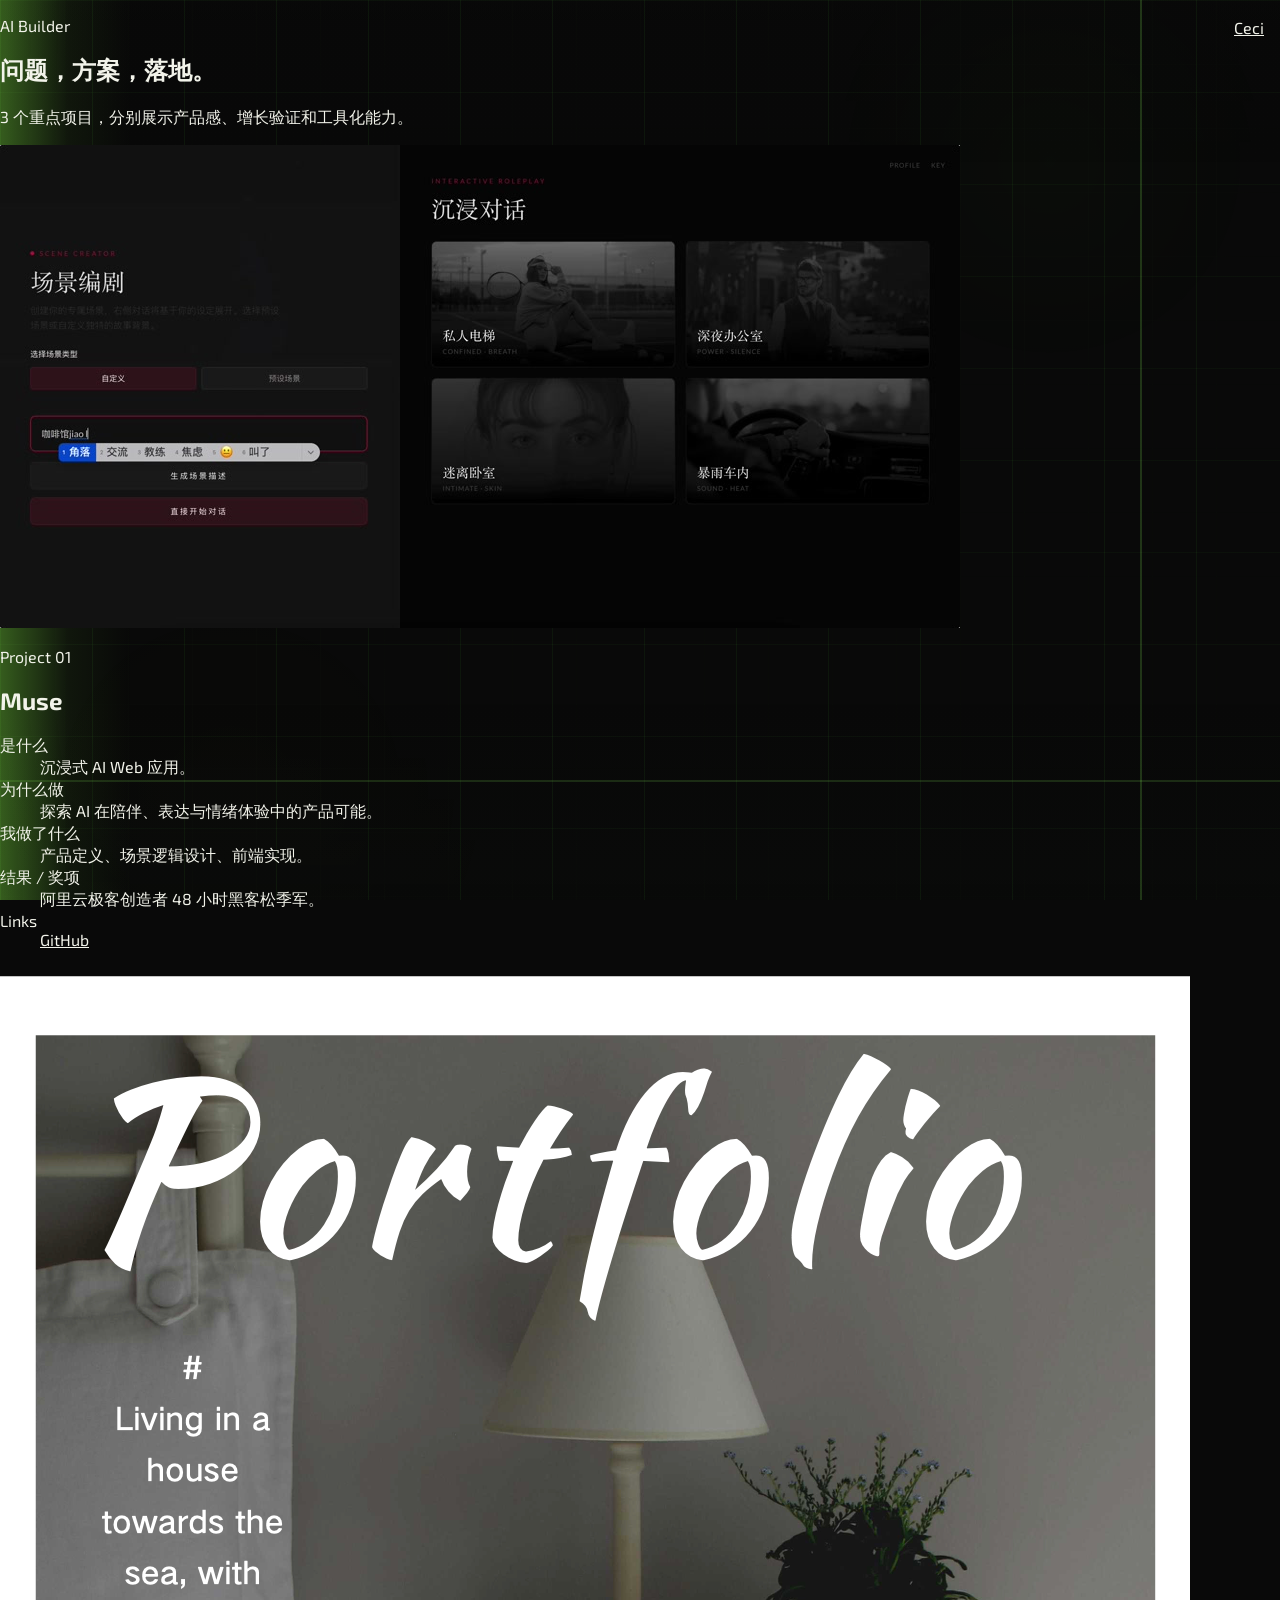
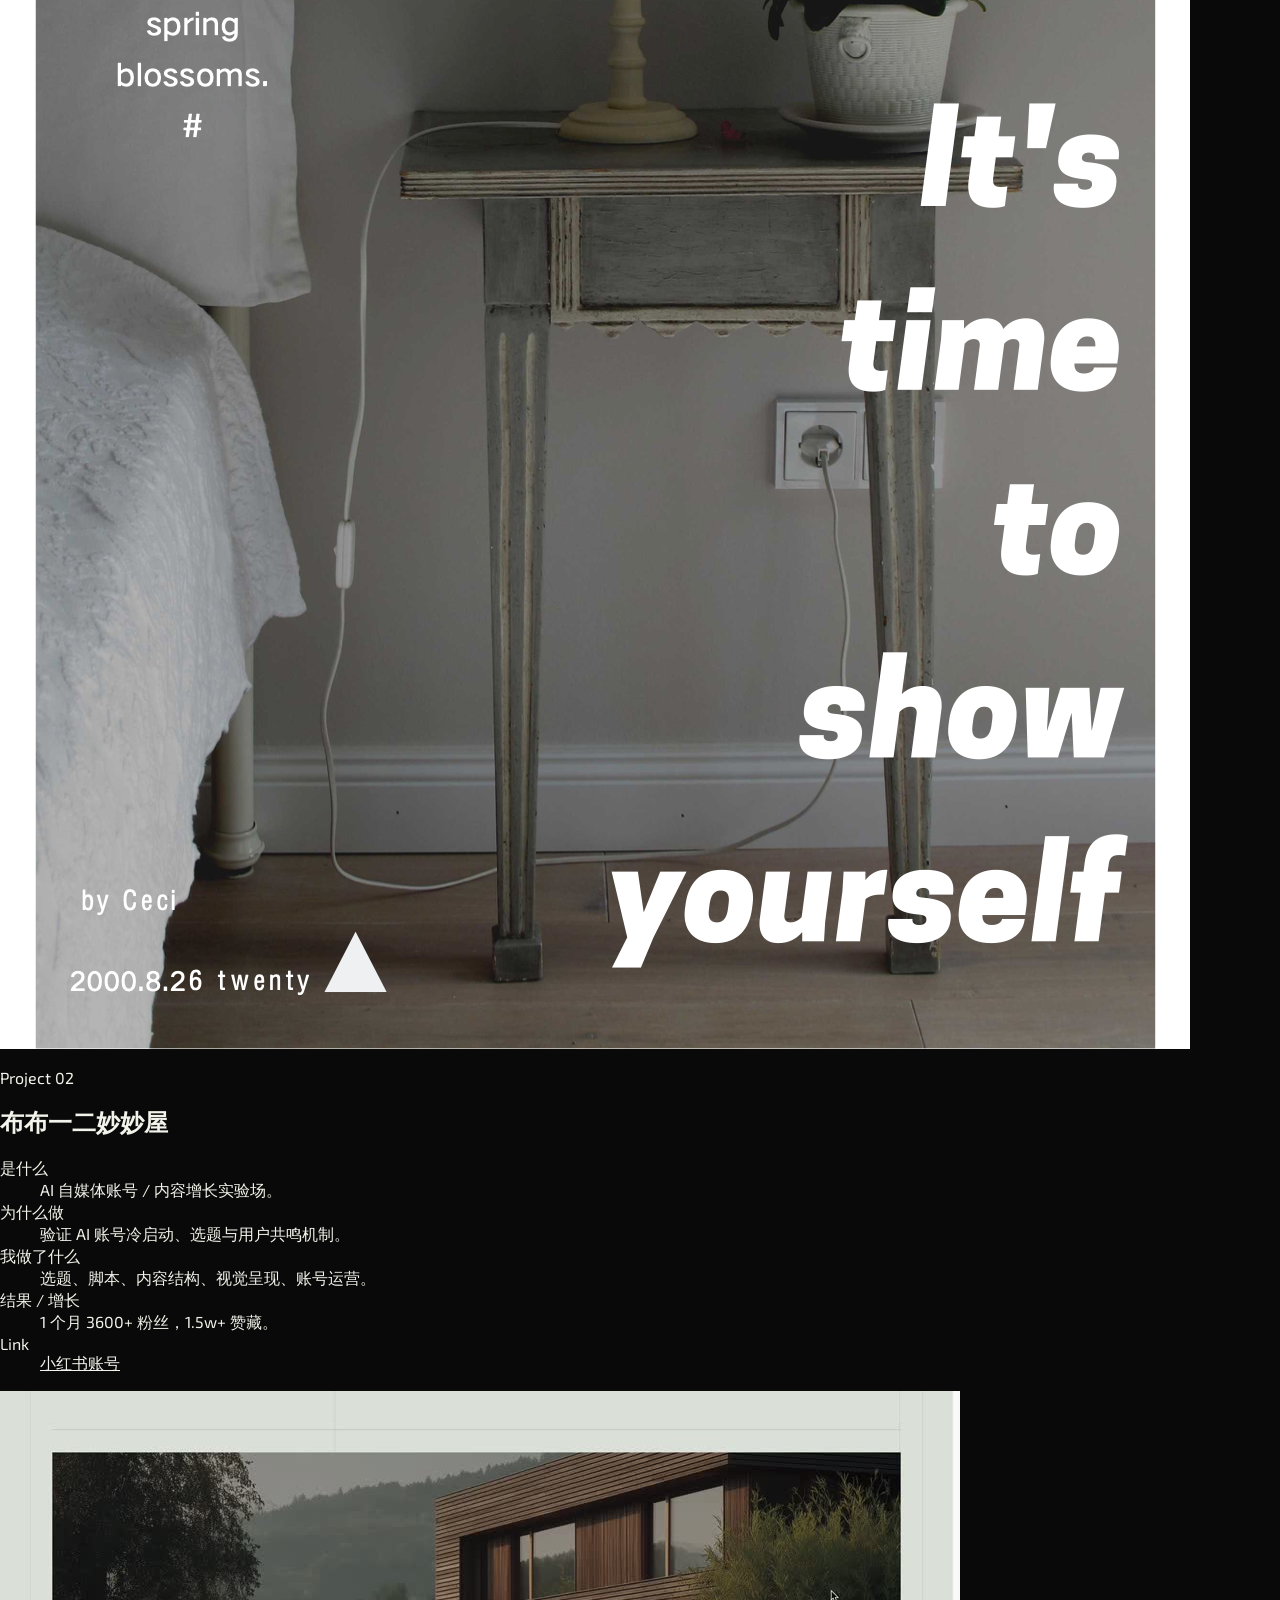
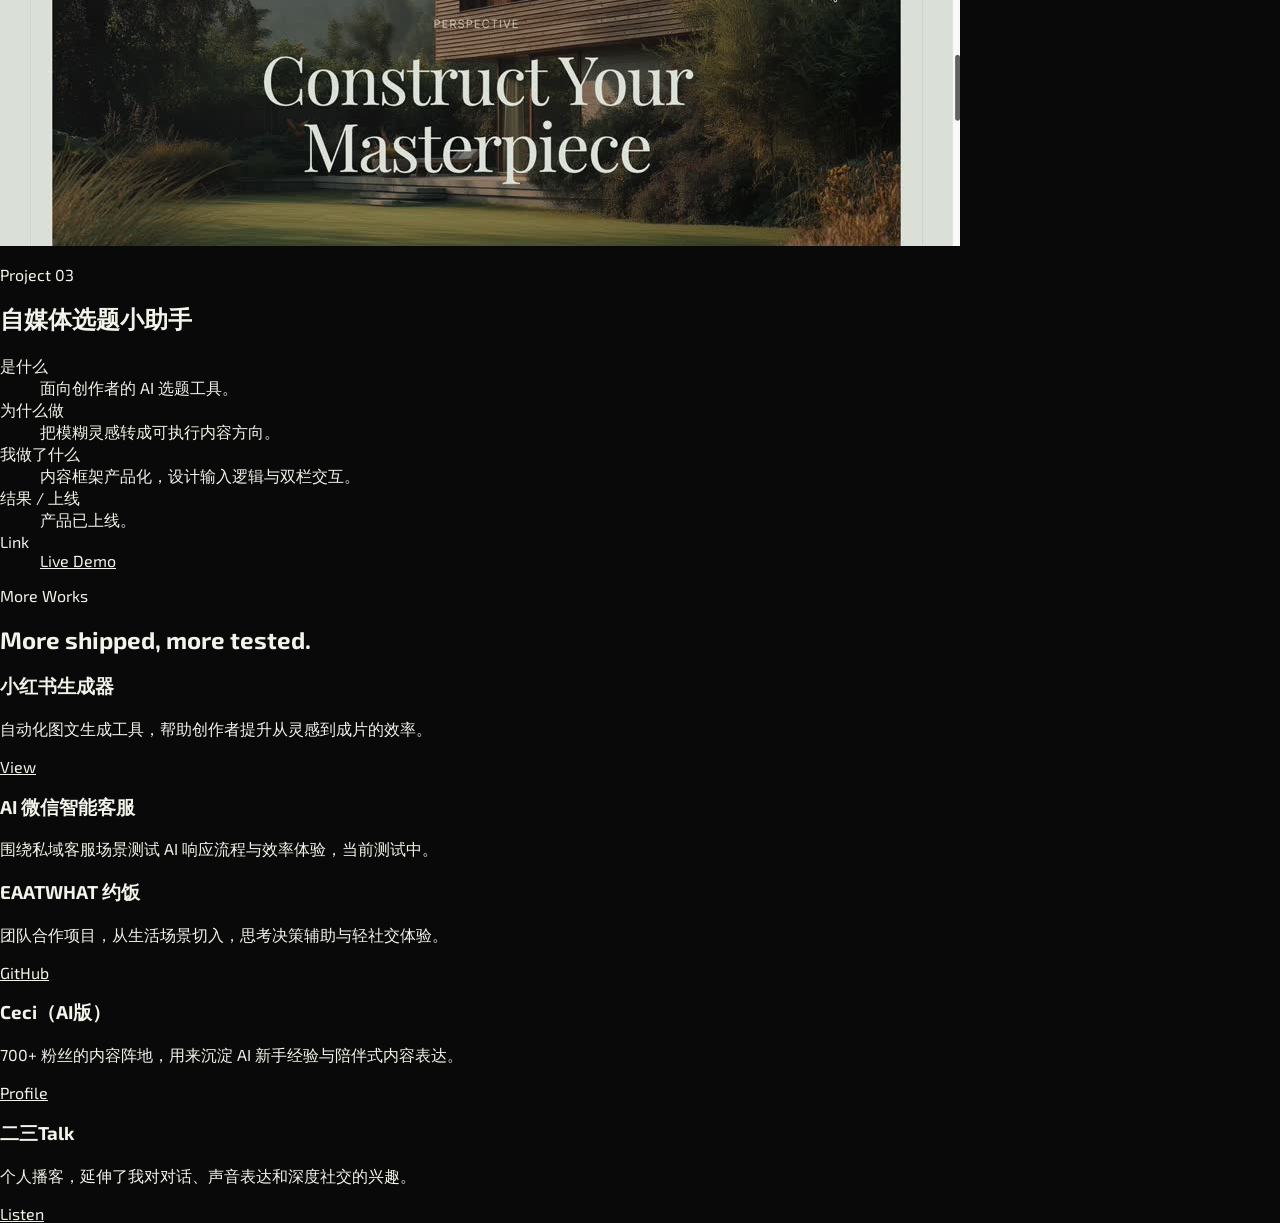
<file: ai-builder.html>
<!doctype html>
<html lang="zh-CN">
  <head>
    <meta charset="UTF-8" />
    <meta name="viewport" content="width=device-width, initial-scale=1.0" />
    <title>Ceci | AI Builder</title>
    <link rel="stylesheet" href="style.css" />
  </head>
  <body data-page="builder">
    <div class="page-shell">
      <header class="site-header">
        <a class="brand" href="index.html">Ceci</a>
        <nav class="site-nav">
          <a href="index.html">我是谁？</a>
          <a href="ai-builder.html">AI Builder</a>
          <a href="becoming.html">我是如何成为我？</a>
          <a href="beyond-ai.html">AI之外</a>
          <a href="contact.html">认识一下</a>
        </nav>
      </header>

      <main>
        <section class="sub-hero">
          <div data-reveal>
            <p class="section-kicker">AI Builder</p>
            <h1>问题，方案，落地。</h1>
            <p class="hero-body">3 个重点项目，分别展示产品感、增长验证和工具化能力。</p>
          </div>
        </section>

        <section id="project-muse" class="project-feature">
          <div class="project-media" data-reveal>
            <img src="assets/muse-scene.jpg" alt="Muse project scene" />
          </div>
          <div class="project-content" data-reveal>
            <p class="section-kicker">Project 01</p>
            <h2>Muse</h2>
            <dl class="project-detail-list">
              <div>
                <dt>是什么</dt>
                <dd>沉浸式 AI Web 应用。</dd>
              </div>
              <div>
                <dt>为什么做</dt>
                <dd>探索 AI 在陪伴、表达与情绪体验中的产品可能。</dd>
              </div>
              <div>
                <dt>我做了什么</dt>
                <dd>产品定义、场景逻辑设计、前端实现。</dd>
              </div>
              <div>
                <dt>结果 / 奖项</dt>
                <dd>阿里云极客创造者 48 小时黑客松季军。</dd>
              </div>
              <div>
                <dt>Links</dt>
                <dd><a href="https://github.com/ceci317/muse" target="_blank" rel="noreferrer">GitHub</a></dd>
              </div>
            </dl>
          </div>
        </section>

        <section id="project-bubu" class="project-feature reverse">
          <div class="project-media media-poster" data-reveal>
            <img src="assets/portfolio-cover.png" alt="Portfolio inspired visual" />
          </div>
          <div class="project-content" data-reveal>
            <p class="section-kicker">Project 02</p>
            <h2>布布一二妙妙屋</h2>
            <dl class="project-detail-list">
              <div>
                <dt>是什么</dt>
                <dd>AI 自媒体账号 / 内容增长实验场。</dd>
              </div>
              <div>
                <dt>为什么做</dt>
                <dd>验证 AI 账号冷启动、选题与用户共鸣机制。</dd>
              </div>
              <div>
                <dt>我做了什么</dt>
                <dd>选题、脚本、内容结构、视觉呈现、账号运营。</dd>
              </div>
              <div>
                <dt>结果 / 增长</dt>
                <dd>1 个月 3600+ 粉丝，1.5w+ 赞藏。</dd>
              </div>
              <div>
                <dt>Link</dt>
                <dd><a href="https://xhslink.com/m/12OdVVkTDhW" target="_blank" rel="noreferrer">小红书账号</a></dd>
              </div>
            </dl>
          </div>
        </section>

        <section id="project-helper" class="project-feature">
          <div class="project-media media-reference" data-reveal>
            <img src="assets/reference-style.jpg" alt="Reference style frame" />
          </div>
          <div class="project-content" data-reveal>
            <p class="section-kicker">Project 03</p>
            <h2>自媒体选题小助手</h2>
            <dl class="project-detail-list">
              <div>
                <dt>是什么</dt>
                <dd>面向创作者的 AI 选题工具。</dd>
              </div>
              <div>
                <dt>为什么做</dt>
                <dd>把模糊灵感转成可执行内容方向。</dd>
              </div>
              <div>
                <dt>我做了什么</dt>
                <dd>内容框架产品化，设计输入逻辑与双栏交互。</dd>
              </div>
              <div>
                <dt>结果 / 上线</dt>
                <dd>产品已上线。</dd>
              </div>
              <div>
                <dt>Link</dt>
                <dd><a href="https://rednote-text-helper.vercel.app/" target="_blank" rel="noreferrer">Live Demo</a></dd>
              </div>
            </dl>
          </div>
        </section>

        <section class="page-section">
          <div class="section-heading" data-reveal>
            <p class="section-kicker">More Works</p>
            <h2>More shipped, more tested.</h2>
          </div>
          <div class="compact-grid">
            <article class="compact-card" data-reveal>
              <h3>小红书生成器</h3>
              <p>自动化图文生成工具，帮助创作者提升从灵感到成片的效率。</p>
              <a href="https://rednote-pearl.vercel.app/" target="_blank" rel="noreferrer">View</a>
            </article>
            <article class="compact-card" data-reveal>
              <h3>AI 微信智能客服</h3>
              <p>围绕私域客服场景测试 AI 响应流程与效率体验，当前测试中。</p>
            </article>
            <article class="compact-card" data-reveal>
              <h3>EAATWHAT 约饭</h3>
              <p>团队合作项目，从生活场景切入，思考决策辅助与轻社交体验。</p>
              <a href="https://github.com/catynaimiao/Roadmeet" target="_blank" rel="noreferrer">GitHub</a>
            </article>
            <article class="compact-card" data-reveal>
              <h3>Ceci（AI版）</h3>
              <p>700+ 粉丝的内容阵地，用来沉淀 AI 新手经验与陪伴式内容表达。</p>
              <a href="https://www.xiaohongshu.com/user/profile/5db38bb500000000010081aa" target="_blank" rel="noreferrer">Profile</a>
            </article>
            <article class="compact-card" data-reveal>
              <h3>二三Talk</h3>
              <p>个人播客，延伸了我对对话、声音表达和深度社交的兴趣。</p>
              <a href="https://www.xiaoyuzhoufm.com/podcast/692d7243e7272148ca11dbd0" target="_blank" rel="noreferrer">Listen</a>
            </article>
          </div>
        </section>
      </main>
    </div>
    <script src="script.js"></script>
  </body>
</html>
</file>
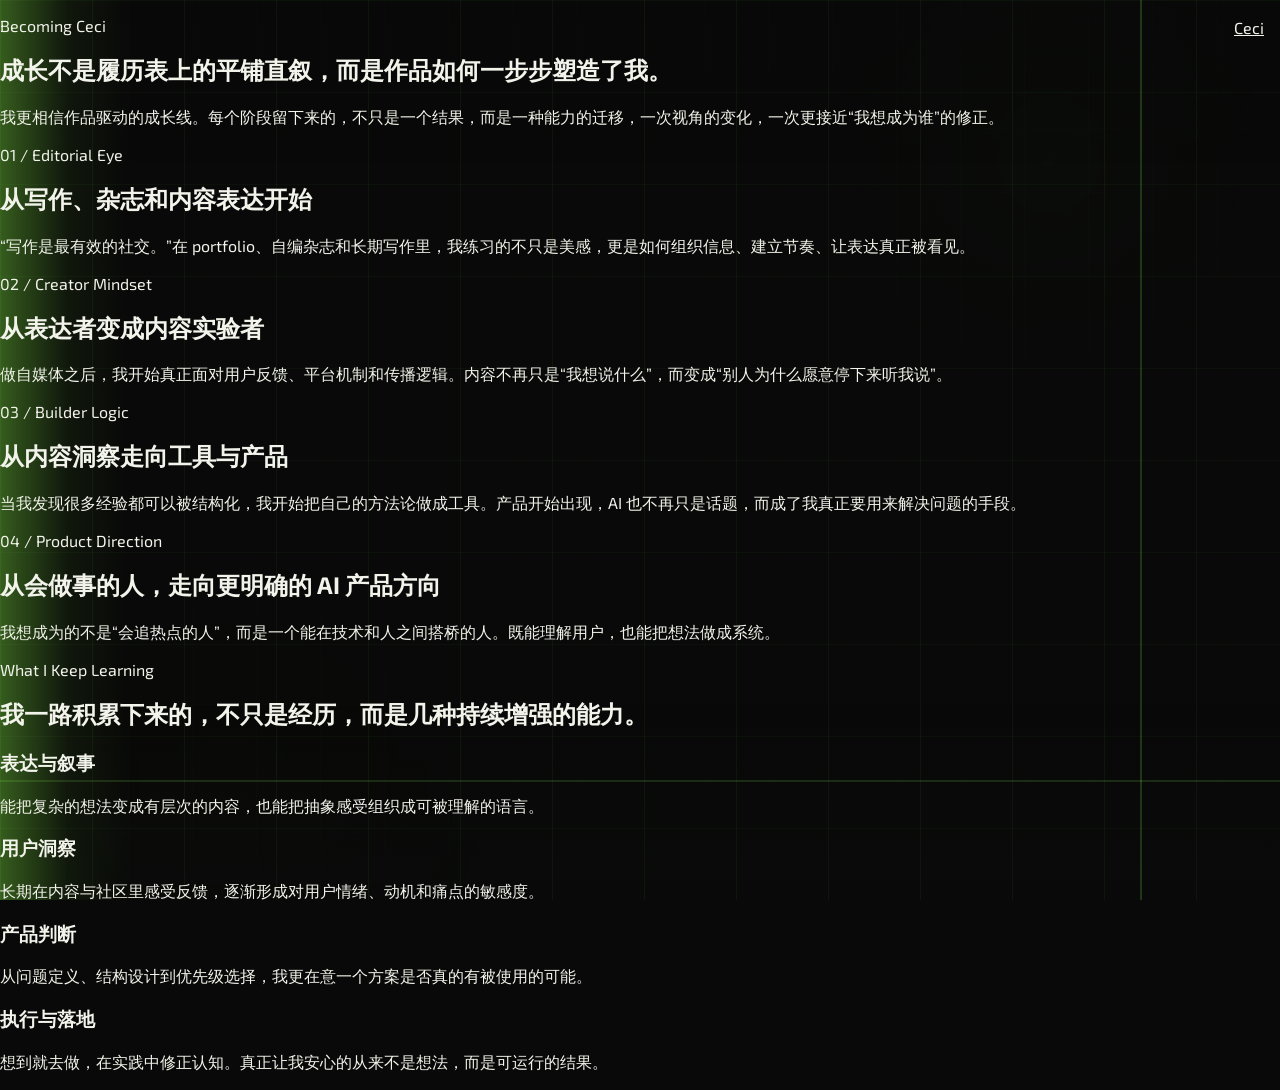
<file: becoming.html>
<!doctype html>
<html lang="zh-CN">
  <head>
    <meta charset="UTF-8" />
    <meta name="viewport" content="width=device-width, initial-scale=1.0" />
    <title>Ceci | Becoming</title>
    <link rel="stylesheet" href="style.css" />
  </head>
  <body data-page="becoming">
    <div class="page-shell">
      <header class="site-header">
        <a class="brand" href="index.html">Ceci</a>
        <nav class="site-nav">
          <a href="index.html">我是谁？</a>
          <a href="ai-builder.html">AI Builder</a>
          <a href="becoming.html">我是如何成为我？</a>
          <a href="beyond-ai.html">AI之外</a>
          <a href="contact.html">认识一下</a>
        </nav>
      </header>

      <main>
        <section class="sub-hero">
          <div data-reveal>
            <p class="section-kicker">Becoming Ceci</p>
            <h1>成长不是履历表上的平铺直叙，而是作品如何一步步塑造了我。</h1>
            <p class="hero-body">
              我更相信作品驱动的成长线。每个阶段留下来的，不只是一个结果，而是一种能力的迁移，一次视角的变化，一次更接近“我想成为谁”的修正。
            </p>
          </div>
        </section>

        <section class="timeline-stack">
          <article class="timeline-card" data-reveal>
            <span class="timeline-stamp">01 / Editorial Eye</span>
            <h2>从写作、杂志和内容表达开始</h2>
            <p>
              “写作是最有效的社交。”在 portfolio、自编杂志和长期写作里，我练习的不只是美感，更是如何组织信息、建立节奏、让表达真正被看见。
            </p>
          </article>
          <article class="timeline-card" data-reveal>
            <span class="timeline-stamp">02 / Creator Mindset</span>
            <h2>从表达者变成内容实验者</h2>
            <p>
              做自媒体之后，我开始真正面对用户反馈、平台机制和传播逻辑。内容不再只是“我想说什么”，而变成“别人为什么愿意停下来听我说”。
            </p>
          </article>
          <article class="timeline-card" data-reveal>
            <span class="timeline-stamp">03 / Builder Logic</span>
            <h2>从内容洞察走向工具与产品</h2>
            <p>
              当我发现很多经验都可以被结构化，我开始把自己的方法论做成工具。产品开始出现，AI 也不再只是话题，而成了我真正要用来解决问题的手段。
            </p>
          </article>
          <article class="timeline-card" data-reveal>
            <span class="timeline-stamp">04 / Product Direction</span>
            <h2>从会做事的人，走向更明确的 AI 产品方向</h2>
            <p>
              我想成为的不是“会追热点的人”，而是一个能在技术和人之间搭桥的人。既能理解用户，也能把想法做成系统。
            </p>
          </article>
        </section>

        <section class="page-section">
          <div class="section-heading" data-reveal>
            <p class="section-kicker">What I Keep Learning</p>
            <h2>我一路积累下来的，不只是经历，而是几种持续增强的能力。</h2>
          </div>

          <div class="ability-grid">
            <article class="ability-card" data-reveal>
              <h3>表达与叙事</h3>
              <p>能把复杂的想法变成有层次的内容，也能把抽象感受组织成可被理解的语言。</p>
            </article>
            <article class="ability-card" data-reveal>
              <h3>用户洞察</h3>
              <p>长期在内容与社区里感受反馈，逐渐形成对用户情绪、动机和痛点的敏感度。</p>
            </article>
            <article class="ability-card" data-reveal>
              <h3>产品判断</h3>
              <p>从问题定义、结构设计到优先级选择，我更在意一个方案是否真的有被使用的可能。</p>
            </article>
            <article class="ability-card" data-reveal>
              <h3>执行与落地</h3>
              <p>想到就去做，在实践中修正认知。真正让我安心的从来不是想法，而是可运行的结果。</p>
            </article>
          </div>
        </section>
      </main>
    </div>
    <script src="script.js"></script>
  </body>
</html>
</file>
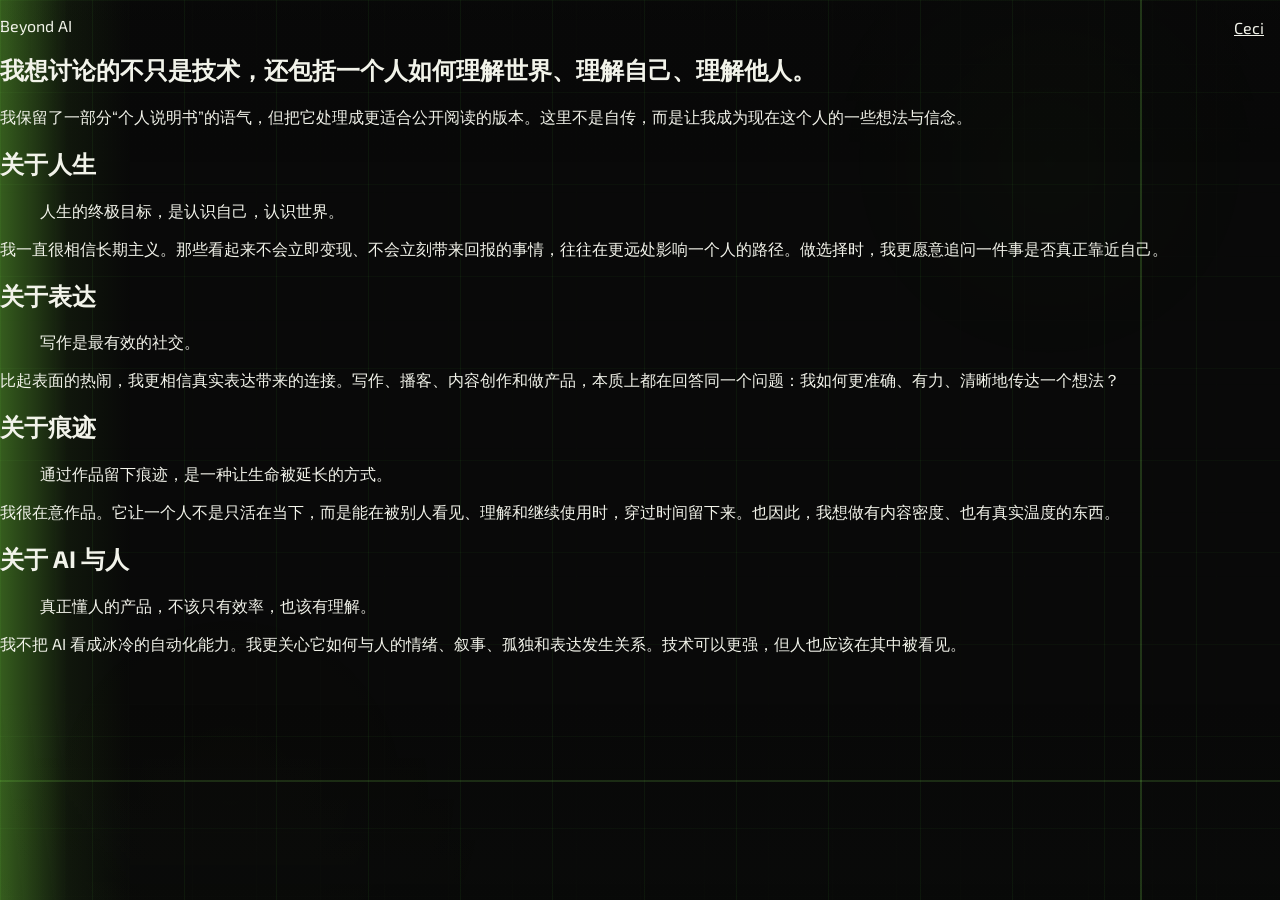
<file: beyond-ai.html>
<!doctype html>
<html lang="zh-CN">
  <head>
    <meta charset="UTF-8" />
    <meta name="viewport" content="width=device-width, initial-scale=1.0" />
    <title>Ceci | Beyond AI</title>
    <link rel="stylesheet" href="style.css" />
  </head>
  <body data-page="beyond">
    <div class="page-shell">
      <header class="site-header">
        <a class="brand" href="index.html">Ceci</a>
        <nav class="site-nav">
          <a href="index.html">我是谁？</a>
          <a href="ai-builder.html">AI Builder</a>
          <a href="becoming.html">我是如何成为我？</a>
          <a href="beyond-ai.html">AI之外</a>
          <a href="contact.html">认识一下</a>
        </nav>
      </header>

      <main>
        <section class="sub-hero">
          <div data-reveal>
            <p class="section-kicker">Beyond AI</p>
            <h1>我想讨论的不只是技术，还包括一个人如何理解世界、理解自己、理解他人。</h1>
            <p class="hero-body">
              我保留了一部分“个人说明书”的语气，但把它处理成更适合公开阅读的版本。这里不是自传，而是让我成为现在这个人的一些想法与信念。
            </p>
          </div>
        </section>

        <section class="essay-grid">
          <article class="essay-card" data-reveal>
            <h2>关于人生</h2>
            <blockquote>人生的终极目标，是认识自己，认识世界。</blockquote>
            <p>
              我一直很相信长期主义。那些看起来不会立即变现、不会立刻带来回报的事情，往往在更远处影响一个人的路径。做选择时，我更愿意追问一件事是否真正靠近自己。
            </p>
          </article>
          <article class="essay-card" data-reveal>
            <h2>关于表达</h2>
            <blockquote>写作是最有效的社交。</blockquote>
            <p>
              比起表面的热闹，我更相信真实表达带来的连接。写作、播客、内容创作和做产品，本质上都在回答同一个问题：我如何更准确、有力、清晰地传达一个想法？
            </p>
          </article>
          <article class="essay-card" data-reveal>
            <h2>关于痕迹</h2>
            <blockquote>通过作品留下痕迹，是一种让生命被延长的方式。</blockquote>
            <p>
              我很在意作品。它让一个人不是只活在当下，而是能在被别人看见、理解和继续使用时，穿过时间留下来。也因此，我想做有内容密度、也有真实温度的东西。
            </p>
          </article>
          <article class="essay-card" data-reveal>
            <h2>关于 AI 与人</h2>
            <blockquote>真正懂人的产品，不该只有效率，也该有理解。</blockquote>
            <p>
              我不把 AI 看成冰冷的自动化能力。我更关心它如何与人的情绪、叙事、孤独和表达发生关系。技术可以更强，但人也应该在其中被看见。
            </p>
          </article>
        </section>
      </main>
    </div>
    <script src="script.js"></script>
  </body>
</html>
</file>
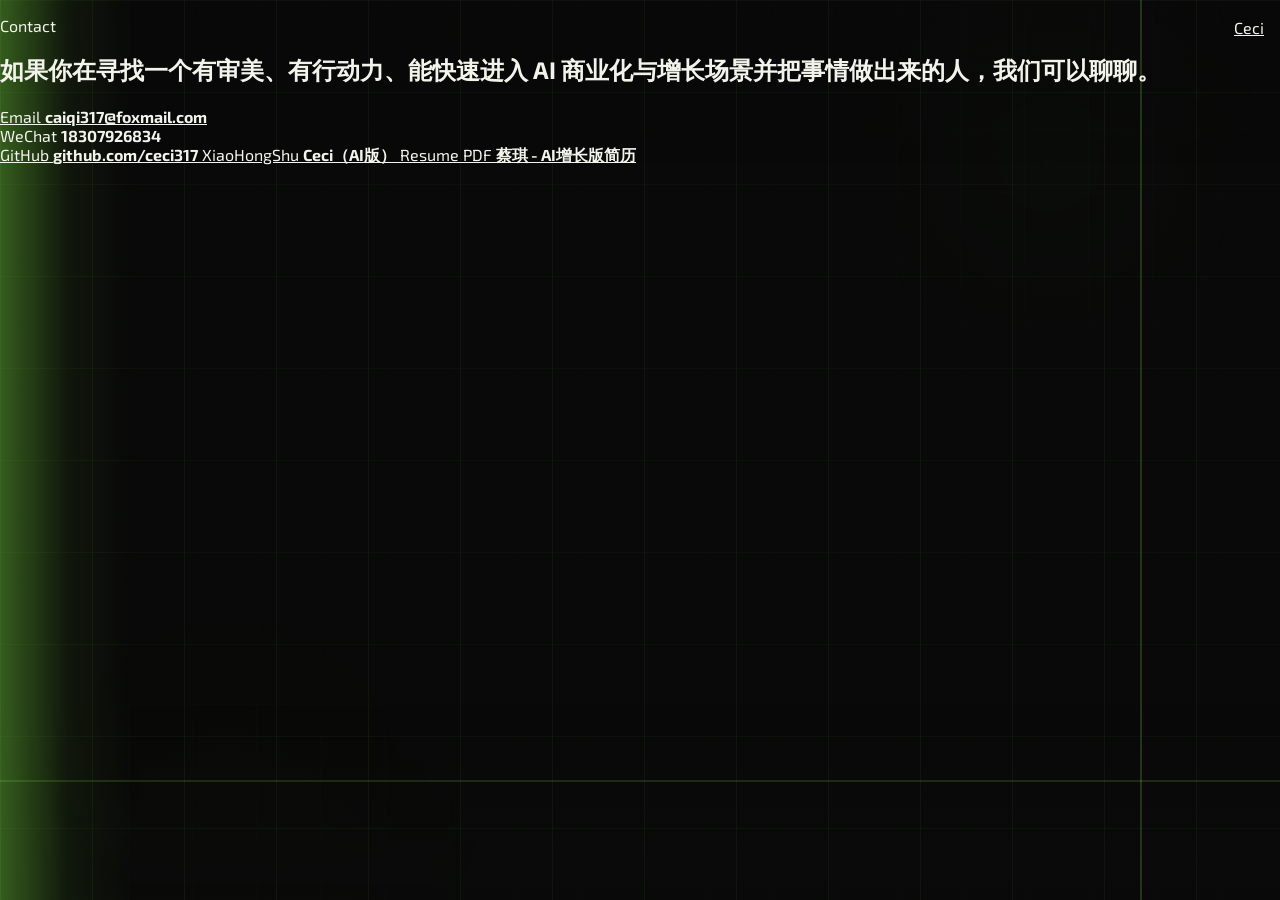
<file: contact.html>
<!doctype html>
<html lang="zh-CN">
  <head>
    <meta charset="UTF-8" />
    <meta name="viewport" content="width=device-width, initial-scale=1.0" />
    <title>Ceci | Contact</title>
    <link rel="stylesheet" href="style.css" />
  </head>
  <body data-page="contact">
    <div class="page-shell">
      <header class="site-header">
        <a class="brand" href="index.html">Ceci</a>
        <nav class="site-nav">
          <a href="index.html">我是谁？</a>
          <a href="ai-builder.html">AI Builder</a>
          <a href="becoming.html">我是如何成为我？</a>
          <a href="beyond-ai.html">AI之外</a>
          <a href="contact.html">认识一下</a>
        </nav>
      </header>

      <main>
        <section class="contact-hero" data-reveal>
          <p class="section-kicker">Contact</p>
          <h1>如果你在寻找一个有审美、有行动力、能快速进入 AI 商业化与增长场景并把事情做出来的人，我们可以聊聊。</h1>
        </section>

        <section class="contact-grid">
          <a class="contact-tile" href="mailto:caiqi317@foxmail.com" data-reveal>
            <span>Email</span>
            <strong>caiqi317@foxmail.com</strong>
          </a>
          <article class="contact-tile" data-reveal>
            <span>WeChat</span>
            <strong>18307926834</strong>
          </article>
          <a class="contact-tile" href="https://github.com/ceci317" target="_blank" rel="noreferrer" data-reveal>
            <span>GitHub</span>
            <strong>github.com/ceci317</strong>
          </a>
          <a class="contact-tile" href="https://www.xiaohongshu.com/user/profile/5db38bb500000000010081aa" target="_blank" rel="noreferrer" data-reveal>
            <span>XiaoHongShu</span>
            <strong>Ceci（AI版）</strong>
          </a>
          <a class="contact-tile" href="assets/resume-ai-caiqi.pdf" target="_blank" rel="noreferrer" data-reveal>
            <span>Resume PDF</span>
            <strong>蔡琪 - AI增长版简历</strong>
          </a>
        </section>
      </main>
    </div>
    <script src="script.js"></script>
  </body>
</html>
</file>
<file: style.css>
@import url("https://fonts.googleapis.com/css2?family=Exo+2:wght@400;500;600;700;800&family=IBM+Plex+Mono:wght@400;500;600&display=swap");

:root {
  --bg: #090909;
  --panel: #0e0e0e;
  --text: #f2f3ea;
  --muted: rgba(242, 243, 234, 0.78);
  --line: #c4ff45;
  --line-soft: rgba(196, 255, 69, 0.2);
  --line-bright: #8dff5f;
  --shadow: 0 0 18px rgba(196, 255, 69, 0.5);
  --radius: 18px;
}

* {
  box-sizing: border-box;
}

html {
  scroll-behavior: smooth;
}

body {
  position: relative;
  margin: 0;
  background: var(--bg);
  color: var(--text);
  font-family: "Exo 2", "PingFang SC", "Microsoft YaHei", sans-serif;
  overflow-x: hidden;
}

body::before,
body::after {
  content: "";
  position: fixed;
  inset: 0;
  pointer-events: none;
}

body::before {
  z-index: 0;
  background:
    linear-gradient(180deg, rgba(255, 255, 255, 0.015), transparent 18%, transparent 82%, rgba(255, 255, 255, 0.015)),
    linear-gradient(90deg, rgba(141, 255, 95, 0.035) 1px, transparent 1px),
    linear-gradient(rgba(141, 255, 95, 0.02) 1px, transparent 1px),
    radial-gradient(circle at 82% 18%, rgba(141, 255, 95, 0.08), transparent 18%),
    radial-gradient(circle at 18% 88%, rgba(244, 255, 93, 0.04), transparent 20%);
  background-size: 100% 100%, 64px 64px, 64px 64px, 100% 100%, 100% 100%;
  opacity: 0.42;
}

body::after {
  z-index: 1;
  background-image:
    radial-gradient(rgba(255, 255, 255, 0.05) 0.7px, transparent 0.7px),
    radial-gradient(rgba(141, 255, 95, 0.04) 0.7px, transparent 0.7px);
  background-position: 0 0, 14px 14px;
  background-size: 18px 18px, 22px 22px;
  opacity: 0.08;
  mix-blend-mode: screen;
}

body.is-home-page::before {
  opacity: 0.26;
}

body.is-home-page::after {
  opacity: 0.08;
}

body.is-home-page.three-ready::before {
  opacity: 0.12;
}

body.is-home-page.three-ready::after {
  opacity: 0.04;
}

a {
  color: inherit;
}

.page-shell {
  position: relative;
  z-index: 3;
}

.page-shell::before,
.page-shell::after {
  content: "";
  position: fixed;
  inset: 0;
  z-index: 0;
  pointer-events: none;
  opacity: 0;
  transition: opacity 300ms ease;
}

body.is-home-page .page-shell::before {
  opacity: 1;
  background:
    linear-gradient(90deg, rgba(96, 255, 67, 0.055) 0 1px, transparent 1px),
    linear-gradient(rgba(96, 255, 67, 0.035) 0 1px, transparent 1px),
    linear-gradient(180deg, rgba(8, 14, 8, 0.02), transparent 20%, transparent 78%, rgba(10, 18, 10, 0.12));
  background-size: 92px 92px, 92px 92px, 100% 100%;
  background-position: 0 0, 0 0, 0 0;
  mix-blend-mode: screen;
  animation: hudGridDrift 18s linear infinite;
}

body.is-home-page .page-shell::after {
  opacity: 1;
  background:
    linear-gradient(180deg, transparent 0%, rgba(180, 255, 94, 0.16) 48%, transparent 56%),
    linear-gradient(90deg, rgba(140, 255, 70, 0.34), rgba(140, 255, 70, 0.06) 28%, transparent 55%),
    linear-gradient(90deg, transparent calc(100% - 140px), rgba(142, 255, 92, 0.18) calc(100% - 140px), rgba(142, 255, 92, 0.18) calc(100% - 138px), transparent calc(100% - 138px)),
    linear-gradient(180deg, transparent calc(100% - 120px), rgba(142, 255, 92, 0.14) calc(100% - 120px), rgba(142, 255, 92, 0.14) calc(100% - 118px), transparent calc(100% - 118px));
  background-size: 100% 220px, 240px 100%, 100% 100%, 100% 100%;
  background-repeat: no-repeat;
  background-position: 0 -240px, 0 0, 0 0, 0 0;
  mix-blend-mode: screen;
  animation: hudSweep 7.5s linear infinite;
}

.page-shell > * {
  position: relative;
  z-index: 1;
}

.three-hero-bg {
  position: fixed;
  inset: 0;
  z-index: 1;
  pointer-events: none;
  opacity: 0;
  visibility: hidden;
  transition: opacity 300ms ease, visibility 300ms ease;
  overflow: hidden;
}

body.is-home-page .three-hero-bg {
  opacity: 1;
  visibility: visible;
}

.three-hero-bg::before,
.three-hero-bg::after {
  content: "";
  position: absolute;
  inset: 0;
  pointer-events: none;
  z-index: 3;
}

.three-hero-bg::before {
  background:
    radial-gradient(58% 42% at 74% 90%, rgba(112, 255, 53, 0.62), transparent 56%),
    radial-gradient(44% 34% at 88% 82%, rgba(253, 245, 83, 0.74), transparent 52%),
    radial-gradient(38% 26% at 61% 74%, rgba(87, 255, 81, 0.34), transparent 58%),
    radial-gradient(22% 18% at 78% 66%, rgba(240, 255, 107, 0.24), transparent 56%);
  filter: blur(78px) saturate(115%);
  opacity: 1;
  transform-origin: 76% 78%;
  animation: liquidVeilA 14s ease-in-out infinite alternate;
}

.three-hero-bg::after {
  background:
    radial-gradient(74% 50% at 84% 98%, rgba(109, 255, 0, 0.18), transparent 56%),
    linear-gradient(180deg, rgba(0, 0, 0, 0.01), transparent 18%, transparent 68%, rgba(0, 0, 0, 0.09)),
    linear-gradient(180deg, rgba(12, 38, 8, 0) 56%, rgba(23, 62, 10, 0.22) 100%);
  filter: blur(30px);
  opacity: 0.92;
  transform-origin: 82% 86%;
  animation: liquidVeilB 18s ease-in-out infinite;
}

.three-hero-bg canvas {
  display: block;
  width: 100%;
  height: 100%;
  position: relative;
  z-index: 1;
  opacity: 0.92;
}

.ambient-glow-stage,
.trail-canvas {
  position: fixed;
  inset: 0;
  pointer-events: none;
}

.ambient-glow-stage {
  z-index: 2;
  overflow: hidden;
  opacity: 0;
  visibility: hidden;
  transition: opacity 300ms ease, visibility 300ms ease;
}

body.is-home-page .ambient-glow-stage {
  opacity: 1;
  visibility: visible;
}

.glow-blob {
  position: absolute;
  z-index: 10;
  border-radius: 44% 56% 61% 39% / 42% 37% 63% 58%;
  filter: blur(138px);
  mix-blend-mode: screen;
  will-change: transform, opacity;
}

.yellow-blob {
  right: 2%;
  bottom: -6%;
  width: 38rem;
  height: 28rem;
  background:
    radial-gradient(circle at 50% 50%,
      rgba(255, 248, 84, 0.94) 0%,
      rgba(216, 255, 42, 0.78) 28%,
      rgba(216, 255, 42, 0.3) 54%,
      rgba(216, 255, 42, 0) 78%);
  opacity: 0.92;
  animation: liquidFlowYellow 16s ease-in-out infinite, blobMorph 11s ease-in-out infinite alternate;
}

.green-blob {
  right: 4%;
  bottom: -16%;
  width: 60rem;
  height: 42rem;
  background:
    radial-gradient(circle at 50% 50%,
      rgba(61, 255, 70, 0.98) 0%,
      rgba(90, 255, 69, 0.82) 26%,
      rgba(90, 255, 69, 0.34) 54%,
      rgba(99, 255, 59, 0) 80%);
  opacity: 0.94;
  animation: liquidFlowGreen 18s ease-in-out infinite, blobMorph 13s ease-in-out infinite alternate-reverse;
}

.trail-canvas {
  z-index: 12;
}

.site-header {
  position: fixed;
  top: 0;
  left: 0;
  right: 0;
  z-index: 50;
  display: flex;
  align-items: flex-start;
  justify-content: flex-end;
  padding: 18px 16px 0;
  pointer-events: none;
}

.section-label,
.section-close,
.project-index,
.timeline-meta,
.card-tag,
.site-nav,
.hero-role,
.contact-listing p,
.terminal-line,
.terminal-input-row {
  font-family: "IBM Plex Mono", monospace;
}

.menu-button {
  pointer-events: auto;
  display: inline-flex;
  flex-direction: column;
  gap: 5px;
  width: 40px;
  height: 40px;
  padding: 0;
  border: 0;
  background: transparent;
  cursor: pointer;
}

.menu-button span {
  display: block;
  width: 24px;
  height: 3px;
  margin-left: auto;
  background: var(--line-bright);
  box-shadow: var(--shadow);
}

.site-nav {
  position: fixed;
  top: 72px;
  right: 16px;
  display: flex;
  flex-direction: column;
  gap: 12px;
  min-width: 210px;
  padding: 18px 20px;
  border: 1px solid rgba(196, 255, 69, 0.2);
  background: rgba(4, 4, 4, 0.94);
  box-shadow: 0 0 30px rgba(196, 255, 69, 0.08);
  backdrop-filter: blur(18px);
  opacity: 0;
  pointer-events: none;
  transform: translateY(-8px);
  transition: opacity 180ms ease, transform 180ms ease;
}

.site-nav.is-open {
  opacity: 1;
  pointer-events: auto;
  transform: translateY(0);
}

.site-nav a {
  color: var(--muted);
  text-decoration: none;
  font-size: 0.95rem;
}

.site-nav a:hover,
.site-nav a.is-active {
  color: var(--line);
}

main {
  width: 100%;
}

.panel {
  position: relative;
  min-height: auto;
  padding: 88px 24px 28px;
}

.hero-panel {
  display: block;
  max-width: 980px;
  min-height: 100vh;
  padding-top: 18vh;
  padding-bottom: 10vh;
}

.hero-panel::before {
  content: "";
  position: absolute;
  inset: 6vh -8vw 4vh -4vw;
  z-index: 0;
  pointer-events: none;
  background:
    repeating-linear-gradient(
      180deg,
      rgba(141, 255, 95, 0.02) 0,
      rgba(141, 255, 95, 0.02) 1px,
      transparent 1px,
      transparent 7px
    ),
    linear-gradient(115deg, rgba(141, 255, 95, 0.05), transparent 24%, transparent 76%, rgba(244, 255, 93, 0.035)),
    radial-gradient(circle at 78% 24%, rgba(141, 255, 95, 0.08), transparent 22%);
  opacity: 0.38;
  mask-image: radial-gradient(circle at center, black 58%, transparent 92%);
}

.hero-copy {
  position: relative;
  z-index: 20;
  max-width: 780px;
}

.hero-stage {
  display: none !important;
}

.hero-copy h1 {
  margin: 0;
  color: #f4ff5d;
  font-weight: 500;
  text-shadow:
    0 0 8px rgba(244, 255, 93, 0.78),
    0 0 18px rgba(244, 255, 93, 0.42),
    0 0 44px rgba(196, 255, 69, 0.14);
  font-size: clamp(4rem, 8vw, 7rem);
  letter-spacing: -0.045em;
  line-height: 0.92;
}

.hero-role {
  display: inline-flex;
  align-items: center;
  gap: 0;
  margin: 18px 0 0;
  min-height: 1.8em;
  color: #33ff33;
  font-size: clamp(0.92rem, 1.16vw, 1.08rem);
  line-height: 1.6;
  letter-spacing: 0.09em;
  text-transform: uppercase;
  text-shadow:
    0 0 10px rgba(51, 255, 51, 0.16),
    0 0 20px rgba(51, 255, 51, 0.08);
}

.hero-role-code {
  display: inline;
}

.hero-role-cursor {
  display: inline-block;
  min-width: 0.8em;
  margin-left: 0.08em;
  color: #33ff33;
  text-shadow: 0 0 10px rgba(51, 255, 51, 0.5);
  animation: blink 0.5s steps(1) infinite;
}

.hero-role-cursor::before {
  content: "█";
}

.hero-intro {
  max-width: 700px;
  margin-top: 22px;
  font-size: clamp(0.9rem, 1.04vw, 1rem);
  line-height: 2;
  color: rgba(242, 243, 234, 0.78);
}

.hero-intro p {
  margin: 0 0 18px;
}

.hero-actions {
  display: flex;
  flex-wrap: wrap;
  gap: 16px;
  margin-top: 28px;
}

.cta {
  display: inline-flex;
  align-items: center;
  justify-content: center;
  min-width: 170px;
  padding: 13px 20px;
  border-radius: 14px;
  font-size: 0.98rem;
  font-weight: 700;
  text-decoration: none;
  border: 1px solid var(--line);
  transition: box-shadow 180ms ease, transform 180ms ease, background-color 180ms ease, color 180ms ease, border-color 180ms ease;
}

.cta:hover {
  transform: translateY(-1px);
  box-shadow:
    0 0 10px rgba(244, 255, 93, 0.32),
    0 0 24px rgba(244, 255, 93, 0.18),
    0 0 42px rgba(125, 255, 83, 0.12);
}

.cta.primary {
  color: #101010;
  background: #f4ff5d;
  box-shadow:
    0 0 10px rgba(244, 255, 93, 0.34),
    0 0 30px rgba(244, 255, 93, 0.18);
}

.cta.secondary {
  color: #f4ff5d;
  background: transparent;
  border-color: rgba(244, 255, 93, 0.7);
}

.hero-stage {
  position: relative;
  min-height: 540px;
}

.hero-screen {
  position: relative;
  isolation: isolate;
  width: min(100%, 880px);
  height: min(66vw, 540px);
  margin-left: auto;
  border: 1px solid rgba(196, 255, 69, 0.12);
  border-radius: 10px;
  overflow: hidden;
  --hx: 68%;
  --hy: 62%;
  background: linear-gradient(180deg, rgba(9, 9, 9, 0.9), rgba(14, 14, 14, 0.95));
}

.hero-screen::before {
  content: "";
  position: absolute;
  inset: 0;
  z-index: 4;
  background:
    radial-gradient(circle 240px at var(--hx) calc(var(--hy) + 6%), rgba(125, 255, 83, 0.28), transparent 56%),
    radial-gradient(circle 180px at calc(var(--hx) + 12%) calc(var(--hy) + 12%), rgba(244, 255, 93, 0.24), transparent 54%),
    radial-gradient(circle 320px at 36% 84%, rgba(125, 255, 83, 0.1), transparent 52%);
  pointer-events: none;
}

.hero-screen::after {
  content: "";
  position: absolute;
  z-index: 4;
  width: 320px;
  height: 52px;
  right: 15%;
  top: 33%;
  border-radius: 999px;
  background: linear-gradient(90deg, rgba(244, 255, 93, 0), rgba(244, 255, 93, 0.9) 26%, rgba(244, 255, 93, 0.02) 80%);
  filter: blur(3px);
  transform: rotate(12deg);
  opacity: 0.92;
  animation: swooshFloat 5.5s ease-in-out infinite;
  pointer-events: none;
}

.hero-grid {
  position: absolute;
  inset: 0;
  z-index: 5;
  background-image:
    linear-gradient(rgba(196, 255, 69, 0.03) 1px, transparent 1px),
    linear-gradient(90deg, rgba(196, 255, 69, 0.03) 1px, transparent 1px);
  background-size: 48px 48px;
  pointer-events: none;
}

.hero-glow {
  position: absolute;
  z-index: 4;
  border-radius: 50%;
  filter: blur(84px);
  pointer-events: none;
}

.glow-a {
  width: 560px;
  height: 560px;
  left: 6%;
  bottom: -180px;
  background: rgba(132, 255, 65, 0.32);
  animation: driftHero 8s ease-in-out infinite;
}

.glow-b {
  width: 320px;
  height: 320px;
  right: 18%;
  bottom: 22px;
  background: rgba(196, 255, 69, 0.22);
  animation: driftHero 10s ease-in-out infinite reverse;
}

.glow-c {
  width: 220px;
  height: 220px;
  right: 8%;
  bottom: -10px;
  background: rgba(234, 255, 87, 0.18);
  animation: driftHero 9s ease-in-out infinite;
}

.hero-orbit,
.hero-swoosh,
.hero-pointer-trail {
  position: absolute;
  pointer-events: none;
}

.hero-orbit {
  border-radius: 50%;
  border: 1px solid rgba(234, 255, 87, 0.18);
  filter: blur(0.2px);
}

.orbit-a {
  width: 420px;
  height: 420px;
  right: 4%;
  bottom: -80px;
  opacity: 0.3;
}

.orbit-b {
  width: 280px;
  height: 280px;
  right: 14%;
  bottom: 24px;
  opacity: 0.22;
}

.hero-swoosh {
  width: 220px;
  height: 30px;
  right: 20%;
  top: 60%;
  border-radius: 999px;
  background: linear-gradient(90deg, rgba(125, 255, 83, 0), rgba(125, 255, 83, 0.82) 30%, rgba(125, 255, 83, 0));
  filter: blur(6px);
  transform: rotate(-24deg);
  box-shadow: 0 0 24px rgba(125, 255, 83, 0.22);
  animation: swooshFloat2 6.2s ease-in-out infinite;
}

.hero-pointer-trail {
  width: 170px;
  height: 170px;
  border-radius: 50%;
  background: radial-gradient(circle, rgba(244, 255, 93, 0.2), rgba(125, 255, 83, 0.12) 36%, transparent 70%);
  filter: blur(10px);
  opacity: 0;
  transform: translate(-50%, -50%);
  transition: left 120ms ease, top 120ms ease, opacity 180ms ease;
}

.hero-pulse {
  position: absolute;
  width: 26px;
  height: 26px;
  border-radius: 50%;
  border: 1px solid rgba(234, 255, 87, 0.65);
  background: radial-gradient(circle, rgba(234, 255, 87, 0.18), transparent 70%);
  transform: translate(-50%, -50%);
  animation: pulseClick 700ms ease-out forwards;
  pointer-events: none;
}

.content-panel,
.projects-panel,
.experience-panel {
  display: flex;
  flex-direction: column;
}

.section-label,
.section-close {
  color: var(--line);
  text-shadow: var(--shadow);
  font-size: clamp(2rem, 3vw, 2.9rem);
  font-weight: 600;
}

.section-intro {
  max-width: 760px;
  margin: 2px 0 22px;
  color: rgba(242, 243, 234, 0.7);
  font-size: 0.98rem;
  line-height: 1.72;
}

.section-label {
  margin-bottom: 18px;
}

.section-close {
  margin-top: auto;
}

.about-layout,
.experience-layout {
  display: grid;
  gap: 18px;
}

.about-layout {
  grid-template-columns: repeat(2, minmax(0, 1fr));
  align-items: stretch;
}

.info-card,
.screen-shell,
.skills-panel,
.mini-terminal,
.contact-listing {
  position: relative;
  overflow: hidden;
  border: 1px solid rgba(196, 255, 69, 0.12);
  background:
    linear-gradient(180deg, rgba(18, 20, 18, 0.74), rgba(7, 8, 7, 0.88)),
    rgba(10, 10, 10, 0.72);
  box-shadow:
    0 0 0 1px rgba(196, 255, 69, 0.025) inset,
    0 18px 48px rgba(0, 0, 0, 0.3),
    0 0 28px rgba(122, 255, 82, 0.035);
  backdrop-filter: blur(16px) saturate(108%);
  -webkit-backdrop-filter: blur(16px) saturate(108%);
  transform: translateY(0);
  transition:
    transform 260ms ease,
    border-color 260ms ease,
    box-shadow 260ms ease,
    background 260ms ease;
}

.info-card::before,
.screen-shell::before,
.skills-panel::before,
.mini-terminal::before,
.contact-listing::before,
.info-card::after,
.screen-shell::after,
.skills-panel::after,
.mini-terminal::after,
.contact-listing::after {
  content: "";
  position: absolute;
  inset: 0;
  pointer-events: none;
}

.info-card {
  padding: 22px;
  border-radius: var(--radius);
}

.info-card::before,
.screen-shell::before,
.skills-panel::before,
.mini-terminal::before,
.contact-listing::before {
  inset: 1px;
  border-radius: inherit;
  background:
    linear-gradient(135deg, rgba(255, 255, 255, 0.05), transparent 22%, transparent 68%, rgba(179, 255, 94, 0.028) 100%),
    radial-gradient(circle at 18% 14%, rgba(255, 255, 255, 0.04), transparent 22%),
    radial-gradient(circle at 82% 82%, rgba(106, 255, 84, 0.065), transparent 30%);
  opacity: 0.78;
}

.info-card::after,
.screen-shell::after,
.skills-panel::after,
.mini-terminal::after,
.contact-listing::after {
  inset: auto -14% -24% 26%;
  height: 58%;
  border-radius: 50%;
  background:
    radial-gradient(circle, rgba(114, 255, 0, 0.09) 0%, rgba(114, 255, 0, 0.055) 30%, rgba(114, 255, 0, 0) 72%);
  filter: blur(40px);
  opacity: 0.5;
  transform: translate3d(0, 0, 0) scale(1);
  animation: glassDrift 11s ease-in-out infinite alternate;
}

.info-card:hover,
.screen-shell:hover,
.skills-panel:hover,
.mini-terminal:hover,
.contact-listing:hover {
  transform: translateY(-4px);
  border-color: rgba(196, 255, 69, 0.16);
  box-shadow:
    0 0 0 1px rgba(196, 255, 69, 0.045) inset,
    0 22px 54px rgba(0, 0, 0, 0.34),
    0 0 34px rgba(122, 255, 82, 0.055);
}

.info-card:hover::after,
.screen-shell:hover::after,
.skills-panel:hover::after,
.mini-terminal:hover::after,
.contact-listing:hover::after {
  opacity: 0.68;
  transform: translate3d(-2%, -2%, 0) scale(1.05);
}

.info-card h2,
.project-text h2,
.timeline-item h3,
.experience-subsection h3,
.about-block h3 {
  margin: 0 0 14px;
  color: var(--text);
  font-size: clamp(1.5rem, 2vw, 2rem);
}

.info-list {
  display: grid;
  gap: 16px;
  margin: 0;
}

.info-list div {
  margin-bottom: 4px;
}

.info-list dt {
  color: var(--line);
  margin-bottom: 6px;
}

.info-list dd,
.info-card p,
.project-text p,
.timeline-item p,
.experience-subsection li,
.contact-intro {
  margin: 0;
  color: var(--muted);
  line-height: 1.75;
  font-size: 0.97rem;
}

.info-list dd + dd {
  margin-top: 6px;
}

.tag-cloud-static {
  display: flex;
  flex-wrap: wrap;
  gap: 10px;
  margin-top: 18px;
}

.tag-cloud-static span,
.radar-tags span {
  display: inline-flex;
  align-items: center;
  padding: 8px 12px;
  border: 1px solid rgba(196, 255, 69, 0.2);
  border-radius: 999px;
  color: var(--line);
  background: rgba(196, 255, 69, 0.04);
}

.info-card-primary {
  min-height: 100%;
}

.info-card-secondary {
  display: flex;
  flex-direction: column;
}

.about-matrix {
  display: grid;
  grid-template-columns: repeat(2, minmax(0, 1fr));
  gap: 14px;
}

.about-block {
  min-height: 100%;
  padding: 16px 16px 14px;
  border: 1px solid rgba(196, 255, 69, 0.1);
  border-radius: 16px;
  background:
    linear-gradient(180deg, rgba(14, 18, 14, 0.78), rgba(7, 7, 7, 0.88)),
    rgba(10, 10, 10, 0.72);
}

.about-block h3 {
  margin-bottom: 10px;
  font-size: 1.06rem;
  color: var(--line-bright);
}

.about-block-full {
  grid-column: 1 / -1;
}

.about-bullet-list {
  display: grid;
  gap: 8px;
  margin: 0;
  padding-left: 18px;
}

.about-bullet-list li {
  color: var(--muted);
  line-height: 1.65;
  font-size: 0.93rem;
}

.about-bullet-list-compact {
  gap: 6px;
}

.projects-layout {
  display: grid;
  grid-template-columns: minmax(0, 1fr) minmax(360px, 42vw);
  gap: 24px;
  align-items: start;
}

.projects-copy {
  display: grid;
  gap: 14px;
}

.project-text {
  padding: 18px 18px 16px;
  border-left: 2px solid rgba(196, 255, 69, 0.12);
  border-radius: 0 14px 14px 0;
  opacity: 0.52;
  scroll-margin-top: 120px;
  transition: opacity 220ms ease, border-color 220ms ease, transform 220ms ease, background-color 220ms ease;
}

.project-text.is-active {
  opacity: 1;
  border-color: var(--line);
  transform: translateX(6px);
  background: linear-gradient(90deg, rgba(196, 255, 69, 0.08), rgba(196, 255, 69, 0.02) 55%, transparent);
}

.project-index {
  display: block;
  color: var(--line);
  margin-bottom: 10px;
}

.project-text h3 {
  margin: 8px 0 12px;
  color: var(--line-bright);
  font-size: 1.16rem;
}

.project-actions {
  margin-top: 14px;
}

.project-link {
  display: inline-flex;
  align-items: center;
  justify-content: center;
  min-width: 132px;
  padding: 9px 14px;
  border: 1px solid rgba(196, 255, 69, 0.28);
  border-radius: 999px;
  color: var(--line);
  text-decoration: none;
  font-size: 0.88rem;
  letter-spacing: 0.04em;
  transition: transform 180ms ease, box-shadow 180ms ease, border-color 180ms ease, background-color 180ms ease;
}

.project-link:hover {
  transform: translateY(-1px);
  border-color: rgba(244, 255, 93, 0.7);
  background: rgba(196, 255, 69, 0.08);
  box-shadow: 0 0 18px rgba(196, 255, 69, 0.16);
}

.projects-visual {
  position: sticky;
  top: 96px;
}

.screen-shell {
  padding: 14px;
  border-radius: 14px;
  box-shadow: 0 18px 42px rgba(0, 0, 0, 0.3);
}

.screen-bar {
  display: flex;
  gap: 7px;
  padding: 4px 0 12px;
}

.screen-bar span,
.terminal-header span {
  width: 10px;
  height: 10px;
  border-radius: 50%;
  background: rgba(196, 255, 69, 0.55);
  box-shadow: 0 0 10px rgba(196, 255, 69, 0.32);
}

.screen-stage {
  position: relative;
  aspect-ratio: 1.2 / 1;
  border-radius: 10px;
  overflow: hidden;
  background: #080808;
}

.screen-stage::after {
  content: "";
  position: absolute;
  inset: 0;
  background:
    linear-gradient(180deg, rgba(255, 255, 255, 0.02), transparent 18%, transparent 82%, rgba(255, 255, 255, 0.02)),
    linear-gradient(rgba(196, 255, 69, 0.02) 1px, transparent 1px);
  background-size: 100% 100%, 100% 4px;
  pointer-events: none;
}

.project-video {
  position: absolute;
  inset: 0;
  width: 100%;
  height: 100%;
  object-fit: cover;
  opacity: 0;
  pointer-events: none;
  transition: opacity 320ms ease;
}

.project-video.is-visible {
  opacity: 1;
  pointer-events: auto;
  cursor: pointer;
}

.placeholder-video {
  display: flex;
  align-items: center;
  justify-content: center;
  padding: 0;
  text-align: center;
}

.placeholder-video strong {
  display: block;
  margin-bottom: 10px;
  color: var(--line);
  font-size: 1.5rem;
}

.showcase-board {
  width: 100%;
  height: 100%;
}

.eatwhat-board {
  display: grid;
  grid-template-columns: 0.92fr 1fr;
  grid-template-rows: 1fr 1fr;
  gap: 14px;
}

.phone-shot {
  position: relative;
  border-radius: 24px;
  padding: 20px;
  background: linear-gradient(180deg, #ffffff, #f4f4f1);
  color: #151515;
  box-shadow: 0 16px 40px rgba(0, 0, 0, 0.16);
  overflow: hidden;
}

.phone-slideshow {
  padding: 0;
  background: #f8f8f6;
}

.slide {
  position: absolute;
  inset: 0;
  width: 100%;
  height: 100%;
  object-fit: cover;
  opacity: 0;
  transition: opacity 420ms ease;
}

.slide.is-visible {
  opacity: 1;
}

.phone-home {
  grid-row: 1 / span 2;
}

.phone-home strong {
  color: #111;
  font-size: 2rem;
  margin: 0;
}

.phone-home p,
.phone-map p,
.account-card p {
  color: rgba(21, 21, 21, 0.68);
  line-height: 1.6;
}

.phone-home button {
  border: 0;
  border-radius: 999px;
  padding: 16px 18px;
  font: inherit;
  font-weight: 700;
  background: #111;
  color: #fff;
}

.shot-title {
  margin: 0 0 12px;
  font-weight: 800;
  color: #111;
}

.shot-chip-row,
.shot-budget-row,
.account-stats {
  display: flex;
  flex-wrap: wrap;
  gap: 10px;
}

.shot-chip-row span,
.shot-budget-row span,
.account-stats span {
  display: inline-flex;
  align-items: center;
  justify-content: center;
  min-height: 40px;
  padding: 10px 14px;
  border-radius: 999px;
  background: #f0f0f0;
}

.shot-chip-row .active,
.shot-budget-row .active {
  background: #111;
  color: #fff;
}

.shot-input {
  margin-top: 14px;
  padding: 14px 16px;
  border-radius: 18px;
  border: 1px solid rgba(0, 0, 0, 0.08);
}

.phone-map {
  text-align: left;
  background: #f8f8f6;
}

.slideshow-caption {
  position: absolute;
  left: 16px;
  right: 16px;
  bottom: 16px;
  z-index: 2;
  padding: 14px 16px;
  border-radius: 18px;
  background: rgba(255, 255, 255, 0.88);
  box-shadow: 0 12px 30px rgba(0, 0, 0, 0.12);
}

.account-board {
  display: grid;
  place-items: center;
  width: 100%;
  height: 100%;
}

.account-card {
  width: 100%;
  height: 100%;
  padding: 28px;
  border-radius: 0;
  background: linear-gradient(180deg, #ffffff, #f3f3f0);
  color: #111;
  box-shadow: 0 18px 46px rgba(0, 0, 0, 0.16);
  text-align: left;
}

.account-card-image {
  position: relative;
  padding: 0;
  overflow: hidden;
}

.account-card-image img {
  display: block;
  width: 100%;
  height: 100%;
  object-fit: cover;
}

.account-overlay {
  position: absolute;
  left: 18px;
  right: 18px;
  bottom: 18px;
  padding: 16px 18px;
  border-radius: 18px;
  background: rgba(8, 10, 8, 0.8);
  backdrop-filter: blur(14px);
  -webkit-backdrop-filter: blur(14px);
  box-shadow: 0 14px 36px rgba(0, 0, 0, 0.3);
}

.account-card .account-overlay strong {
  color: #d8ff72;
  text-shadow:
    0 0 10px rgba(196, 255, 69, 0.22),
    0 2px 12px rgba(0, 0, 0, 0.48);
}

.account-card .account-overlay p {
  margin: 8px 0 0;
  color: rgba(246, 255, 218, 0.96);
  text-shadow: 0 1px 8px rgba(0, 0, 0, 0.34);
}

.account-card strong {
  display: block;
  margin-bottom: 10px;
  font-size: 2rem;
  color: #111;
}

.account-stats {
  margin-top: 18px;
}

.account-stats span {
  background: rgba(17, 17, 17, 0.06);
  color: #111;
}

.experience-layout {
  grid-template-columns: minmax(0, 1.15fr) minmax(250px, 0.82fr);
  gap: 22px;
}

.timeline-column {
  position: relative;
  padding-left: 18px;
}

.timeline-column::before {
  content: "";
  position: absolute;
  left: 4px;
  top: 10px;
  bottom: 12px;
  width: 2px;
  background: linear-gradient(180deg, rgba(196, 255, 69, 0.75), rgba(196, 255, 69, 0.08));
}

.timeline-item {
  position: relative;
  padding: 0 0 22px 22px;
}

.timeline-item h3 {
  margin-bottom: 8px;
  font-size: 1.16rem;
}

.timeline-dot {
  position: absolute;
  top: 6px;
  left: -1px;
  width: 12px;
  height: 12px;
  border-radius: 50%;
  background: var(--line);
  box-shadow: 0 0 14px rgba(196, 255, 69, 0.7);
}

.timeline-meta {
  color: var(--line);
  margin-bottom: 8px;
  font-size: 0.84rem;
}

.timeline-points {
  display: grid;
  gap: 8px;
  margin: 0;
  padding-left: 18px;
}

.timeline-points li {
  color: rgba(242, 243, 234, 0.76);
  line-height: 1.62;
  font-size: 0.9rem;
}

.skills-panel {
  position: sticky;
  top: 96px;
  padding: 20px;
  border-radius: var(--radius);
}

.radar-shell {
  position: relative;
  min-height: 420px;
  border-radius: 18px;
  overflow: hidden;
  background:
    radial-gradient(circle at center, rgba(141, 255, 95, 0.08), transparent 35%),
    linear-gradient(180deg, rgba(12, 12, 12, 0.92), rgba(6, 6, 6, 0.96));
}

.radar-grid {
  position: absolute;
  inset: 0;
  background:
    radial-gradient(circle, transparent 18%, rgba(196, 255, 69, 0.1) 18.5%, transparent 19%, transparent 34%, rgba(196, 255, 69, 0.1) 34.5%, transparent 35%, transparent 49%, rgba(196, 255, 69, 0.1) 49.5%, transparent 50%),
    linear-gradient(rgba(196, 255, 69, 0.08) 1px, transparent 1px),
    linear-gradient(90deg, rgba(196, 255, 69, 0.08) 1px, transparent 1px);
  background-size: 100% 100%, 68px 68px, 68px 68px;
}

.radar-pulse {
  position: absolute;
  inset: 14% 14%;
  border-radius: 50%;
  border: 1px solid rgba(196, 255, 69, 0.28);
  box-shadow: 0 0 24px rgba(196, 255, 69, 0.18);
  animation: pulse 3.6s ease-in-out infinite;
}

.radar-tags {
  position: absolute;
  inset: 0;
}

.radar-tags span {
  position: absolute;
  font-size: 0.88rem;
}

.radar-tags span:nth-child(1) { top: 16%; left: 10%; }
.radar-tags span:nth-child(2) { top: 10%; right: 14%; }
.radar-tags span:nth-child(3) { top: 36%; right: 8%; }
.radar-tags span:nth-child(4) { bottom: 16%; right: 15%; }
.radar-tags span:nth-child(5) { bottom: 8%; left: 18%; }
.radar-tags span:nth-child(6) { top: 46%; left: 4%; }
.radar-tags span:nth-child(7) { top: 28%; left: 26%; }
.radar-tags span:nth-child(8) { bottom: 30%; left: 30%; }

.quote-panel {
  min-height: 100vh;
  display: grid;
  place-items: center;
  padding-top: 84px;
  padding-bottom: 28px;
  overflow: hidden;
}

.quote-stage {
  position: relative;
  width: min(100%, 1320px);
  padding: 4vh 3vw 3vh;
  text-align: center;
}

.quote-lines {
  display: grid;
  gap: clamp(10px, 1.4vw, 18px);
  justify-items: center;
}

.quote-line {
  display: flex;
  flex-wrap: nowrap;
  justify-content: center;
  min-height: 1em;
  margin: 0;
  font-size: clamp(2.75rem, 7vw, 6rem);
  line-height: 0.92;
  letter-spacing: 0.055em;
  white-space: nowrap;
}

.quote-char {
  display: inline-block;
  color: #f6f85d;
  text-shadow:
    0 0 10px rgba(246, 248, 93, 0.72),
    0 0 28px rgba(246, 248, 93, 0.3),
    0 0 54px rgba(172, 255, 86, 0.16);
  animation: quotePopIn 240ms cubic-bezier(0.2, 0.9, 0.2, 1) forwards;
}

.quote-char-erasing {
  opacity: 0.08;
  transform: translateY(-0.06em) scale(0.92);
  filter: blur(2px);
  transition: opacity 120ms ease, transform 120ms ease, filter 120ms ease;
}

.quote-char-code {
  color: #8dff5f;
  text-shadow:
    0 0 8px rgba(141, 255, 95, 0.7),
    0 0 20px rgba(141, 255, 95, 0.24);
  animation: quoteCodePulse 180ms ease;
}

.quote-char-swap-in {
  color: #f6f85d;
  animation:
    quotePopIn 240ms cubic-bezier(0.2, 0.9, 0.2, 1) forwards,
    quoteSwapFlash 320ms ease;
}

.quote-char-space {
  width: 0.42em;
}

.quote-char-strong {
  font-weight: 800;
}

.quote-mark {
  position: absolute;
  color: #8dff5f;
  font-size: clamp(4rem, 6.6vw, 6rem);
  line-height: 1;
  text-shadow:
    0 0 12px rgba(141, 255, 95, 0.8),
    0 0 28px rgba(141, 255, 95, 0.3);
}

.quote-mark-open {
  top: 14%;
  left: 2%;
}

.quote-mark-close {
  right: 2%;
  bottom: 26%;
}

.quote-credit {
  margin: 22px 0 0;
  color: rgba(255, 255, 255, 0.82);
  font-size: 0.98rem;
  letter-spacing: 0.05em;
}

@media (min-width: 1081px) {
  .content-panel,
  .projects-panel,
  .experience-panel,
  .contact-panel {
    min-height: 100vh;
  }

  .about-layout,
  .projects-layout,
  .experience-layout {
    min-height: calc(100vh - 190px);
  }

  .projects-copy,
  .timeline-column {
    max-height: calc(100vh - 220px);
    overflow: auto;
    padding-right: 10px;
    scrollbar-width: thin;
    scrollbar-color: rgba(196, 255, 69, 0.35) transparent;
  }

  .projects-copy::-webkit-scrollbar,
  .timeline-column::-webkit-scrollbar {
    width: 6px;
  }

  .projects-copy::-webkit-scrollbar-thumb,
  .timeline-column::-webkit-scrollbar-thumb {
    background: rgba(196, 255, 69, 0.3);
    border-radius: 999px;
  }

  .projects-visual,
  .skills-panel {
    max-height: calc(100vh - 220px);
  }

  .screen-stage {
    height: min(54vh, 560px);
    aspect-ratio: auto;
  }

  .contact-panel .polaroid-wall {
    margin-top: 0;
    gap: 16px;
  }

  .contact-panel .polaroid-card {
    height: 280px;
  }

  .contact-panel .mini-terminal,
  .contact-panel .contact-listing {
    margin-top: 16px;
  }
}

.contact-panel {
  min-height: 100vh;
}

.contact-intro {
  max-width: 720px;
  margin: 8px 0 24px;
}

.polaroid-wall {
  display: grid;
  grid-template-columns: repeat(3, minmax(0, 1fr));
  gap: 22px;
  margin-top: 10px;
}

.polaroid-card {
  height: 360px;
  perspective: 1200px;
}

.polaroid-card-link {
  display: block;
  text-decoration: none;
  color: inherit;
}

.polaroid-inner {
  position: relative;
  width: 100%;
  height: 100%;
  transform-style: preserve-3d;
  transition: transform 600ms ease;
}

.polaroid-card:hover .polaroid-inner {
  transform: rotateY(180deg) rotateZ(-2deg);
}

.polaroid-card:nth-child(1) {
  transform: rotate(-2deg);
}

.polaroid-card:nth-child(2) {
  transform: translateY(18px) rotate(1.5deg);
}

.polaroid-card:nth-child(3) {
  transform: rotate(-1deg);
}

.polaroid-face {
  position: absolute;
  inset: 0;
  padding: 20px;
  border-radius: 10px;
  backface-visibility: hidden;
  border: 1px solid rgba(255, 255, 255, 0.14);
  background: #f2efe8;
  color: #1a1a1a;
  box-shadow: 0 20px 40px rgba(0, 0, 0, 0.32);
}

.polaroid-front {
  display: flex;
  flex-direction: column;
  justify-content: flex-end;
  gap: 8px;
  padding-bottom: 20px;
}

.polaroid-photo {
  position: absolute;
  inset: 18px 18px 82px;
  overflow: hidden;
  border-radius: 6px;
  background-position: center;
  background-size: cover;
  background-repeat: no-repeat;
  box-shadow: inset 0 0 0 1px rgba(0, 0, 0, 0.06);
}

.polaroid-front strong {
  font-size: 1.4rem;
  position: relative;
  z-index: 1;
}

.polaroid-front small {
  color: rgba(26, 26, 26, 0.65);
  position: relative;
  z-index: 1;
}

.front-voice {
  background: #f5f0ea;
}

.front-energy {
  background: #f5f0ea;
}

.front-thinker {
  background: #f5f0ea;
}

.front-voice .polaroid-photo {
  background-image: url("assets/podcast-logo.jpg");
}

.front-energy .polaroid-photo {
  background-image: url("assets/sports-photo.jpeg");
}

.front-thinker .polaroid-photo {
  background-image: url("assets/portfolio-cover-real.jpg");
}

.polaroid-back {
  transform: rotateY(180deg);
  display: flex;
  flex-direction: column;
  justify-content: center;
  gap: 14px;
  font-size: 1rem;
  line-height: 1.7;
}

.polaroid-back .card-tag {
  color: #58703a;
}

.mini-terminal {
  margin-top: 28px;
  border-radius: 14px;
  overflow: hidden;
}

.terminal-header {
  display: flex;
  gap: 8px;
  padding: 12px 14px;
  background: rgba(196, 255, 69, 0.04);
}

.terminal-body {
  padding: 16px;
}

.terminal-line {
  margin: 0 0 14px;
  color: var(--muted);
  line-height: 1.6;
}

.terminal-line code {
  color: var(--line);
}

.terminal-input-row {
  display: grid;
  grid-template-columns: auto 1fr;
  gap: 10px;
  align-items: center;
  color: var(--line);
}

.terminal-input-row input {
  width: 100%;
  border: 0;
  outline: none;
  background: transparent;
  color: var(--text);
  font: inherit;
}

.podcast-player {
  position: fixed;
  inset: 0;
  z-index: 80;
  display: grid;
  place-items: center;
  background: rgba(0, 0, 0, 0.55);
}

.podcast-player[hidden] {
  display: none !important;
}

.player-card {
  width: min(92vw, 420px);
  padding: 22px;
  border-radius: 18px;
  border: 1px solid rgba(196, 255, 69, 0.18);
  background: #0d0d0d;
  box-shadow: 0 0 40px rgba(196, 255, 69, 0.12);
}

.player-card p,
.player-card a {
  color: var(--text);
}

.player-copy {
  margin: 12px 0 16px;
  color: var(--muted);
  line-height: 1.7;
}

.player-card a {
  display: inline-flex;
  align-items: center;
  justify-content: center;
  min-width: 180px;
  padding: 12px 16px;
  border-radius: 12px;
  border: 1px solid rgba(196, 255, 69, 0.24);
  color: var(--line);
  text-decoration: none;
}

.player-close {
  float: right;
  border: 0;
  background: transparent;
  color: var(--line);
  font-size: 1.5rem;
  cursor: pointer;
}

.contact-listing {
  margin-top: 24px;
  padding: 18px 20px;
  border-radius: 14px;
}

.contact-lower-row {
  display: grid;
  grid-template-columns: minmax(320px, 1.2fr) auto;
  gap: 16px;
  align-items: center;
  margin-top: 24px;
}

.contact-lower-row .mini-terminal,
.contact-lower-row .contact-listing {
  margin-top: 0;
}

.contact-title {
  margin: 0 0 10px;
  color: var(--text);
  line-height: 1.6;
  font-size: 0.9rem;
}

.contact-listing a {
  color: var(--line);
  text-decoration: none;
}

.contact-icon-grid {
  display: flex;
  flex-wrap: nowrap;
  gap: 12px;
  align-items: center;
}

.contact-icon-link {
  display: flex;
  appearance: none;
  border: 0;
  flex-direction: row;
  align-items: center;
  justify-content: center;
  gap: 0;
  width: 56px;
  height: 56px;
  padding: 0;
  border-radius: 16px;
  background: rgba(196, 255, 69, 0.08);
  color: var(--line);
  text-decoration: none;
  cursor: pointer;
  position: relative;
  transition: transform 180ms ease, box-shadow 180ms ease, background-color 180ms ease, border-color 180ms ease;
}

.contact-icon-link:hover {
  transform: translateY(-1px);
  background: rgba(196, 255, 69, 0.12);
  box-shadow:
    0 6px 16px rgba(0, 0, 0, 0.18),
    0 0 18px rgba(196, 255, 69, 0.14);
}

.contact-icon-link::after {
  content: attr(data-tooltip);
  position: absolute;
  left: 50%;
  bottom: calc(100% + 8px);
  transform: translateX(-50%) translateY(4px);
  padding: 4px 8px;
  border-radius: 999px;
  background: rgba(4, 4, 4, 0.94);
  color: rgba(242, 243, 234, 0.84);
  font-family: "IBM Plex Mono", monospace;
  font-size: 0.66rem;
  letter-spacing: 0.04em;
  white-space: nowrap;
  opacity: 0;
  pointer-events: none;
  transition: opacity 140ms ease, transform 140ms ease;
}

.contact-icon-link:hover::after {
  opacity: 1;
  transform: translateX(-50%) translateY(0);
}

.contact-icon {
  display: inline-flex;
  align-items: center;
  justify-content: center;
  width: 100%;
  height: 100%;
  border-radius: inherit;
  background: rgba(20, 26, 20, 0.72);
  box-shadow:
    inset 0 0 0 1px rgba(196, 255, 69, 0.08),
    0 0 12px rgba(196, 255, 69, 0.06);
}

.contact-icon svg {
  width: 26px;
  height: 26px;
}

.contact-icon-link-xhs .contact-icon svg {
  width: 34px;
  height: 34px;
}

.contact-card-modal {
  position: fixed;
  inset: 0;
  z-index: 80;
  display: grid;
  place-items: center;
  background: rgba(0, 0, 0, 0.55);
}

.contact-card-modal[hidden] {
  display: none !important;
}

.contact-card-sheet {
  width: min(92vw, 360px);
  padding: 22px;
  border-radius: 18px;
  border: 1px solid rgba(196, 255, 69, 0.18);
  background: #0d0d0d;
  box-shadow: 0 0 40px rgba(196, 255, 69, 0.12);
}

.contact-card-title {
  margin: 0 0 12px;
  color: var(--text);
  font-size: 1rem;
}

.contact-card-qr {
  display: block;
  width: min(100%, 276px);
  margin: 0 auto 14px;
  border-radius: 16px;
  object-fit: cover;
  box-shadow: 0 12px 28px rgba(0, 0, 0, 0.24);
}

.contact-card-copy {
  margin: 0 0 10px;
  color: var(--muted);
  line-height: 1.7;
}

.contact-card-copy strong,
.contact-card-copy a {
  color: var(--line);
}

.medal-rain {
  pointer-events: none;
  position: fixed;
  inset: 0;
  z-index: 70;
  overflow: hidden;
}

.drop {
  position: absolute;
  top: -10vh;
  font-size: 2rem;
  animation: fall 2.8s linear forwards;
}

[data-reveal] {
  opacity: 0;
  transform: translateY(22px);
  transition: opacity 650ms ease, transform 650ms ease;
}

[data-reveal].is-visible {
  opacity: 1;
  transform: translateY(0);
}

@keyframes pulse {
  0%, 100% { transform: scale(0.92); opacity: 0.55; }
  50% { transform: scale(1); opacity: 1; }
}

@keyframes blink {
  0%, 49% { opacity: 1; }
  50%, 100% { opacity: 0; }
}

@keyframes driftHero {
  0%, 100% { transform: translate3d(0, 0, 0); }
  50% { transform: translate3d(26px, -18px, 0); }
}

@keyframes liquidFlowYellow {
  0% {
    transform: translate3d(0%, 0%, 0) rotate(0deg) scale(1);
    opacity: 0.76;
  }
  20% {
    transform: translate3d(-6%, 4%, 0) rotate(12deg) scale(1.08);
    opacity: 0.88;
  }
  35% {
    transform: translate3d(-10%, 8%, 0) rotate(24deg) scale(0.98);
    opacity: 0.72;
  }
  50% {
    transform: translate3d(5%, 10%, 0) rotate(45deg) scale(0.9);
    opacity: 0.9;
  }
  68% {
    transform: translate3d(8%, 4%, 0) rotate(68deg) scale(1.04);
    opacity: 0.78;
  }
  82% {
    transform: translate3d(2%, -2%, 0) rotate(36deg) scale(1.12);
    opacity: 0.84;
  }
  100% {
    transform: translate3d(0%, 0%, 0) rotate(0deg) scale(1);
    opacity: 0.76;
  }
}

@keyframes liquidFlowGreen {
  0% {
    transform: translate3d(0%, 0%, 0) rotate(0deg) scale(1);
    opacity: 0.68;
  }
  18% {
    transform: translate3d(4%, -3%, 0) rotate(-10deg) scale(1.06);
    opacity: 0.78;
  }
  34% {
    transform: translate3d(-3%, -7%, 0) rotate(-22deg) scale(0.94);
    opacity: 0.88;
  }
  50% {
    transform: translate3d(-8%, -10%, 0) rotate(-38deg) scale(1.1);
    opacity: 0.72;
  }
  66% {
    transform: translate3d(-2%, -4%, 0) rotate(-58deg) scale(0.92);
    opacity: 0.9;
  }
  84% {
    transform: translate3d(5%, 2%, 0) rotate(-28deg) scale(1.05);
    opacity: 0.76;
  }
  100% {
    transform: translate3d(0%, 0%, 0) rotate(0deg) scale(1);
    opacity: 0.68;
  }
}

@keyframes blobMorph {
  0% {
    border-radius: 42% 58% 64% 36% / 40% 36% 64% 60%;
  }
  50% {
    border-radius: 58% 42% 48% 52% / 62% 38% 46% 54%;
  }
  100% {
    border-radius: 36% 64% 52% 48% / 44% 58% 42% 56%;
  }
}

@keyframes liquidVeilA {
  0% {
    transform: translate3d(0, 0, 0) scale(1) rotate(0deg);
  }
  50% {
    transform: translate3d(-2%, 2%, 0) scale(1.06) rotate(-4deg);
  }
  100% {
    transform: translate3d(3%, -1%, 0) scale(0.97) rotate(3deg);
  }
}

@keyframes liquidVeilB {
  0% {
    transform: translate3d(0, 0, 0) scale(1) rotate(0deg);
  }
  35% {
    transform: translate3d(2%, -2%, 0) scale(1.03) rotate(2deg);
  }
  70% {
    transform: translate3d(-1%, 1%, 0) scale(0.98) rotate(-3deg);
  }
  100% {
    transform: translate3d(1%, 0, 0) scale(1.04) rotate(1deg);
  }
}

@keyframes hudGridDrift {
  0% {
    background-position: 0 0, 0 0, 0 0;
  }
  100% {
    background-position: 92px 0, 0 92px, 0 0;
  }
}

@keyframes hudSweep {
  0% {
    background-position: 0 -240px, 0 0, 0 0, 0 0;
  }
  100% {
    background-position: 0 calc(100% + 240px), 0 0, 0 0, 0 0;
  }
}

@keyframes glassDrift {
  0% {
    transform: translate3d(0, 0, 0) scale(1);
  }
  50% {
    transform: translate3d(-3%, -2%, 0) scale(1.04);
  }
  100% {
    transform: translate3d(2%, 2%, 0) scale(0.98);
  }
}

@keyframes swooshFloat {
  0%, 100% { transform: rotate(13deg) translate3d(0, 0, 0); opacity: 0.9; }
  50% { transform: rotate(8deg) translate3d(20px, -10px, 0); opacity: 0.65; }
}

@keyframes swooshFloat2 {
  0%, 100% { transform: rotate(-24deg) translate3d(0, 0, 0); opacity: 0.58; }
  50% { transform: rotate(-18deg) translate3d(-18px, 10px, 0); opacity: 0.9; }
}

@keyframes pulseClick {
  0% {
    opacity: 0.95;
    transform: translate(-50%, -50%) scale(0.5);
  }
  100% {
    opacity: 0;
    transform: translate(-50%, -50%) scale(4.6);
  }
}

@keyframes fall {
  to {
    transform: translateY(120vh) rotate(360deg);
    opacity: 0;
  }
}

@keyframes quotePopIn {
  0% {
    opacity: 0;
    transform: translateY(24px) scale(0.9);
  }

  100% {
    opacity: 1;
    transform: translateY(0) scale(1);
  }
}

@keyframes quoteCodePulse {
  0% {
    transform: translateY(0.1em) scale(0.88);
    opacity: 0.45;
  }

  100% {
    transform: translateY(0) scale(1);
    opacity: 1;
  }
}

@keyframes quoteSwapFlash {
  0% {
    filter: brightness(1.7);
  }

  100% {
    filter: brightness(1);
  }
}

@media (max-width: 1080px) {
  .hero-panel,
  .projects-layout,
  .experience-layout,
  .about-layout,
  .polaroid-wall {
    grid-template-columns: 1fr;
  }

  .projects-visual,
  .skills-panel {
    position: relative;
    top: auto;
  }

  .hero-stage {
    min-height: 380px;
  }

  .hero-screen {
    height: 380px;
    margin-left: 0;
  }

  .eatwhat-board {
    grid-template-columns: 1fr;
    grid-template-rows: auto;
  }

  .about-matrix {
    grid-template-columns: 1fr;
  }

  .about-block-full {
    grid-column: auto;
  }

  .phone-home {
    grid-row: auto;
  }

  .quote-panel {
    min-height: 64vh;
  }

  .quote-mark-open {
    left: 0;
  }

  .quote-mark-close {
    right: 0;
    bottom: 24%;
  }

}

@media (max-width: 720px) {
  .panel {
    padding: 84px 16px 22px;
  }

  .yellow-blob {
    width: 20rem;
    height: 16rem;
    right: 10%;
    bottom: 12%;
    filter: blur(100px);
  }

  .green-blob {
    width: 30rem;
    height: 24rem;
    right: -8%;
    bottom: -8%;
    filter: blur(110px);
  }

  .site-nav {
    left: 16px;
    right: 16px;
    min-width: auto;
  }

  .contact-icon-grid {
    flex-wrap: wrap;
  }

  .contact-lower-row {
    grid-template-columns: 1fr;
    align-items: stretch;
  }

  .hero-copy h1 {
    font-size: clamp(3.2rem, 18vw, 5.9rem);
  }

  .quote-line {
    font-size: clamp(2rem, 10vw, 3rem);
    letter-spacing: 0.03em;
  }

  .quote-stage {
    padding-top: 4vh;
  }

  .quote-mark {
    font-size: 3rem;
  }

  .quote-mark-open {
    top: 8%;
    left: 0;
  }

  .quote-mark-close {
    right: 0;
    bottom: 30%;
  }

  .hero-screen {
    height: 280px;
  }

  .polaroid-card {
    height: 320px;
  }

  .project-text {
    padding: 16px 14px 14px;
  }

  .timeline-points li,
  .about-bullet-list li,
  .info-list dd {
    font-size: 0.9rem;
  }

  .contact-icon-link {
    width: 48px;
    height: 48px;
  }
}
</file>
